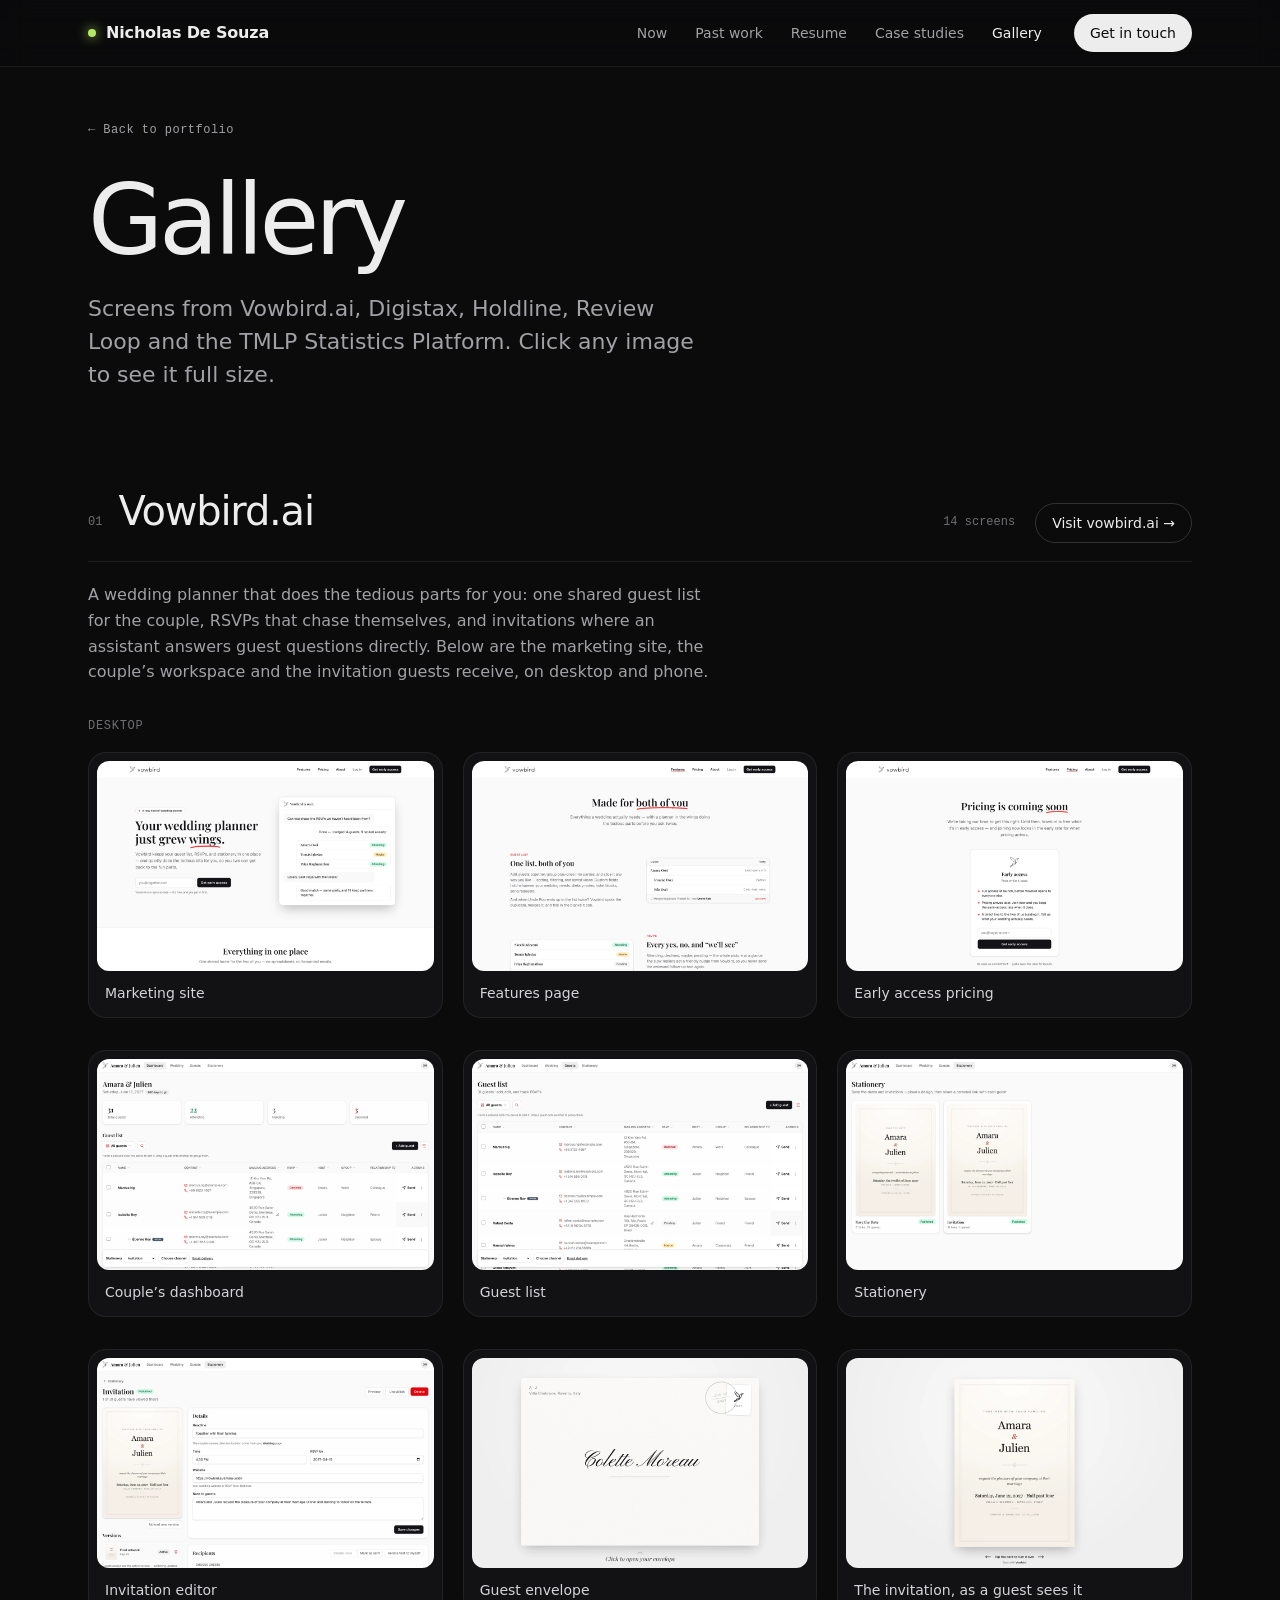
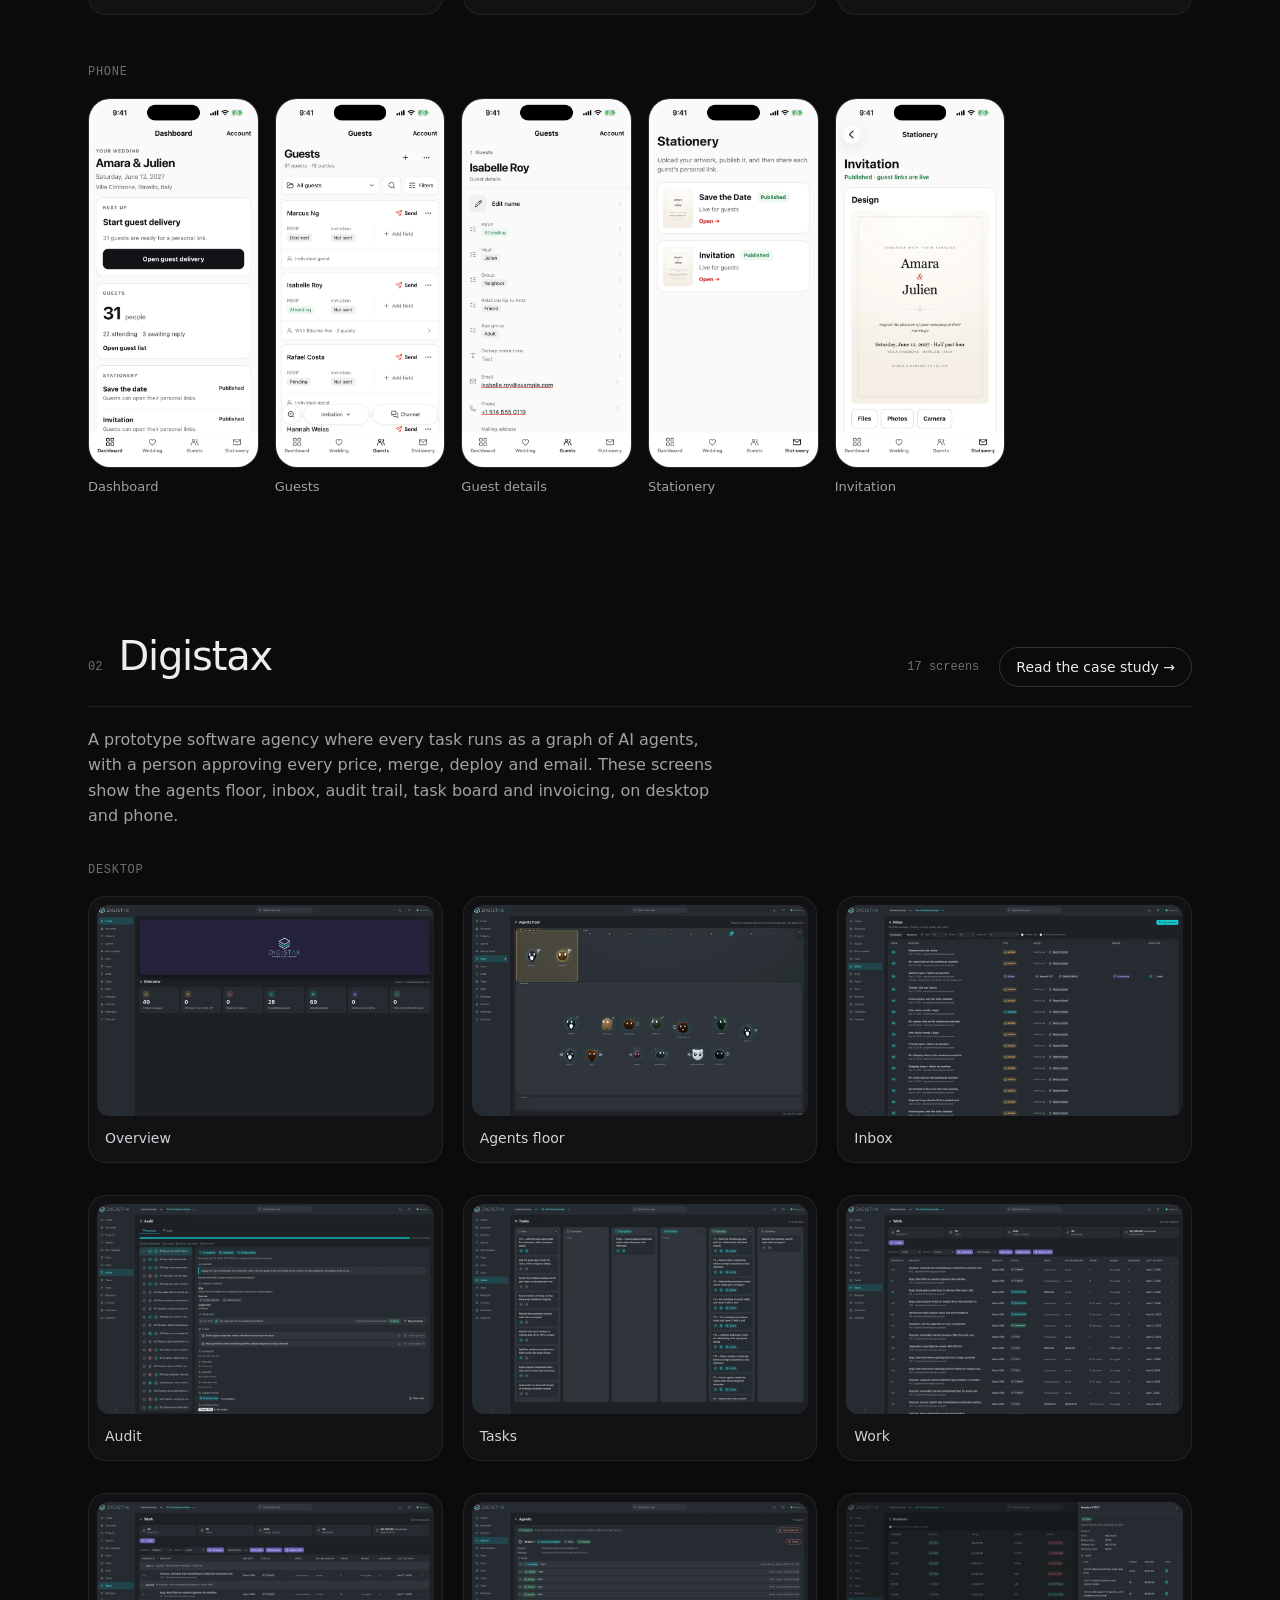
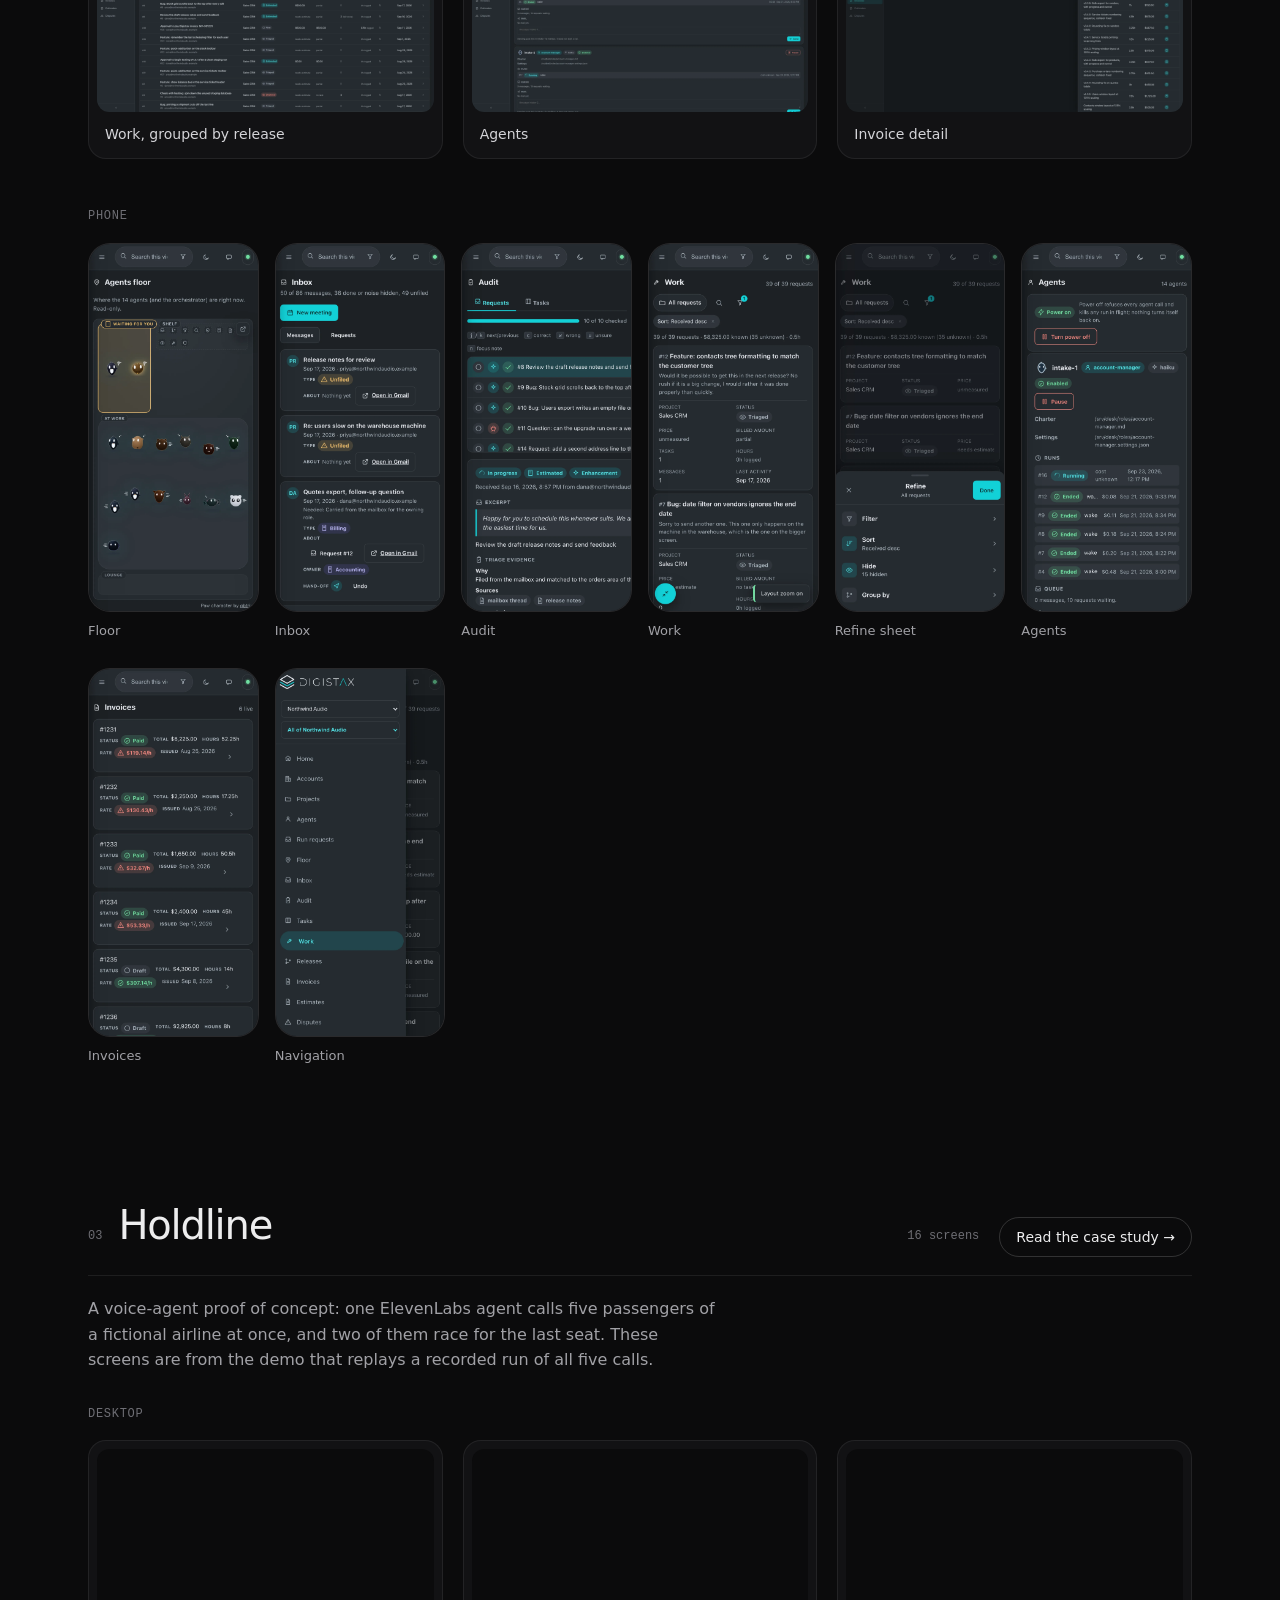
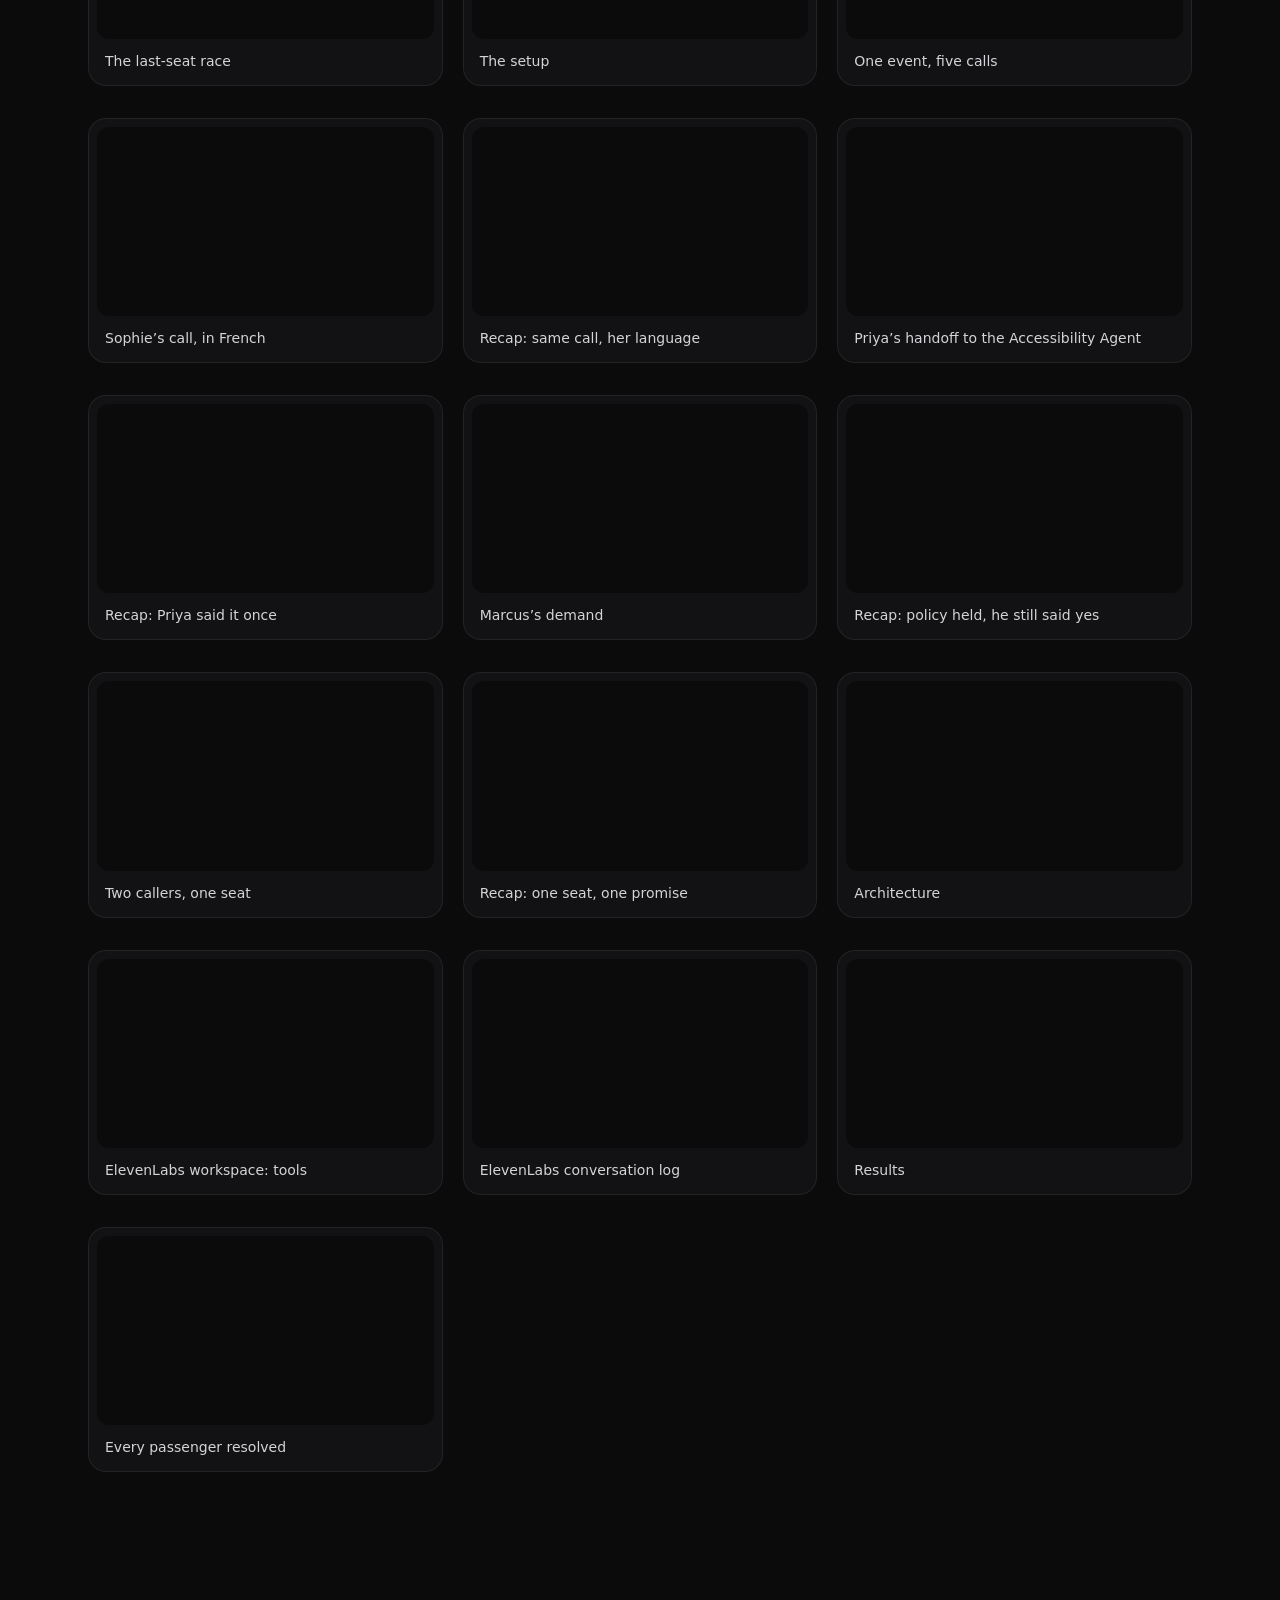
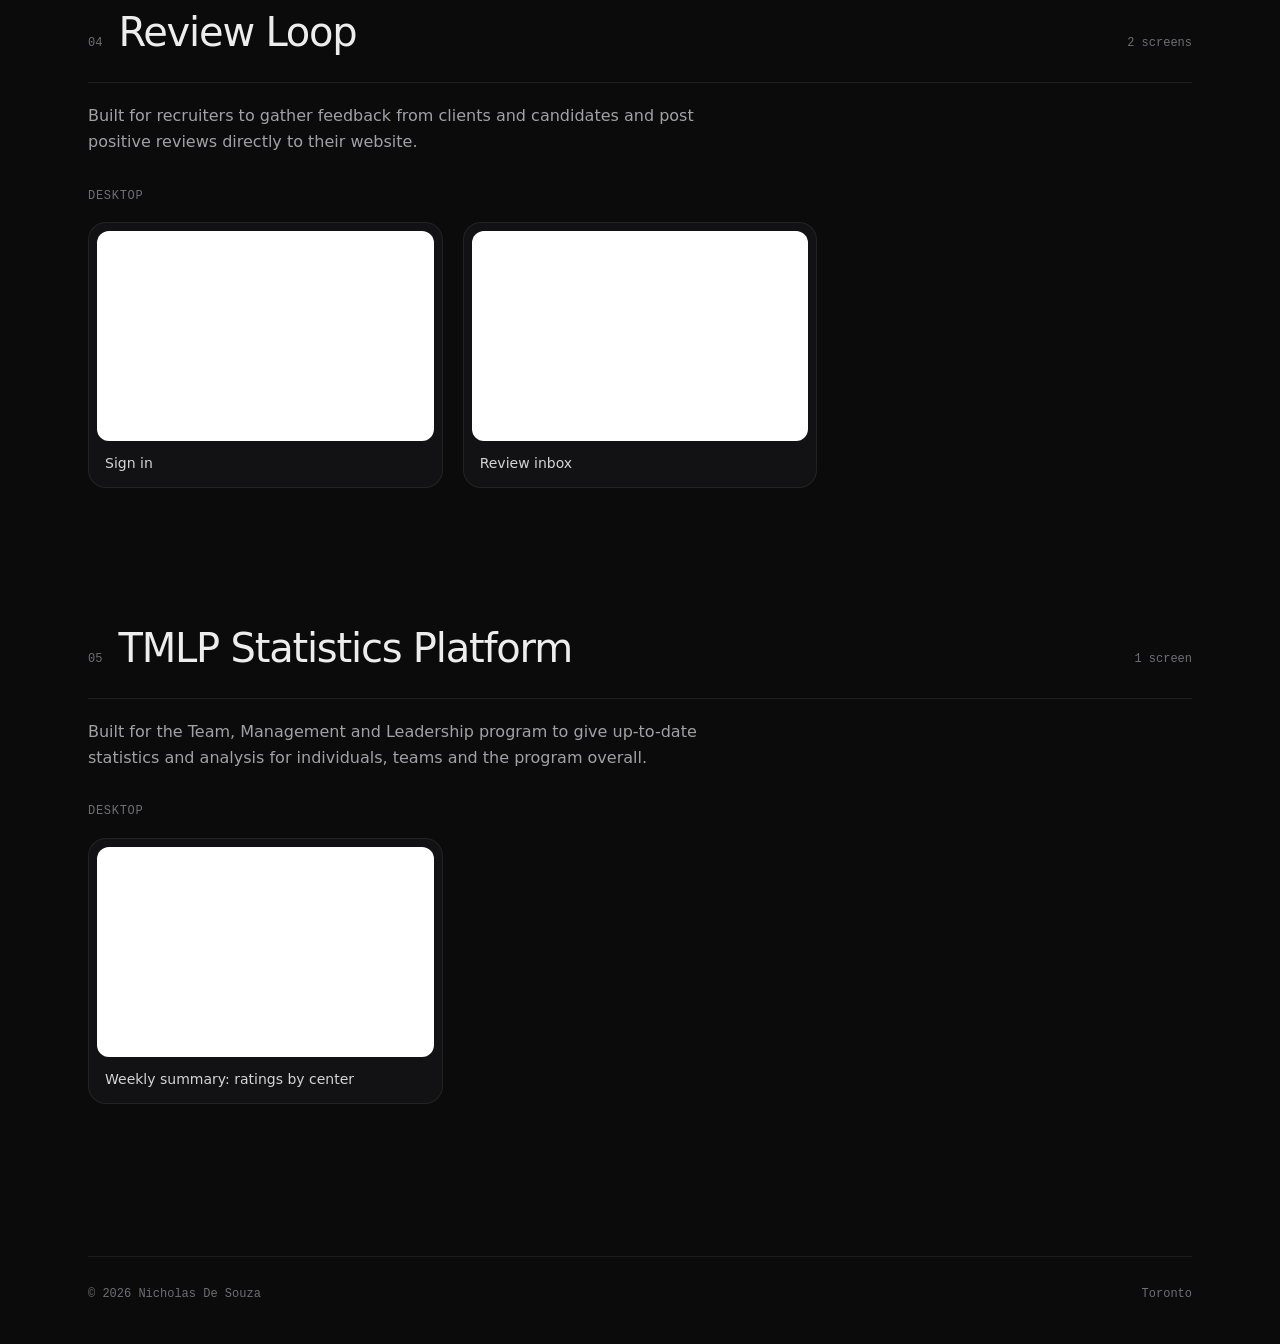
<file: site/gallery.html>
<!DOCTYPE html>
<html lang="en">
<head>
<meta charset="utf-8">
<meta name="viewport" content="width=device-width, initial-scale=1">
<meta http-equiv="Content-Security-Policy" content="default-src 'self'; script-src 'self'; style-src 'self' https://fonts.googleapis.com; font-src https://fonts.gstatic.com; img-src 'self' data:; connect-src https://formspree.io; form-action 'self' https://formspree.io; base-uri 'self'; object-src 'none'; upgrade-insecure-requests">
<meta name="referrer" content="strict-origin-when-cross-origin">
<title>Product screenshot gallery — Nicholas De Souza</title>
<meta name="description" content="Product screenshots from Vowbird.ai, the Digistax agent workspace, the Holdline voice-agent demo, Review Loop and the TMLP Statistics Platform.">
<meta name="theme-color" content="#0b0b0c">
<meta property="og:type" content="website">
<meta property="og:title" content="Product screenshot gallery — Nicholas De Souza">
<meta property="og:description" content="Product screenshots from Vowbird.ai, the Digistax agent workspace, the Holdline voice-agent demo, Review Loop and the TMLP Statistics Platform.">
<link rel="canonical" href="https://nicholasdesouza.com/gallery">
<meta property="og:url" content="https://nicholasdesouza.com/gallery">
<meta property="og:site_name" content="Nicholas De Souza">
<meta property="og:image" content="https://nicholasdesouza.com/assets/og/gallery.jpg">
<meta property="og:image:width" content="1200">
<meta property="og:image:height" content="630">
<meta name="twitter:card" content="summary_large_image">
<link rel="icon" href="favicon.ico" sizes="32x32">
<link rel="icon" href="favicon.svg" type="image/svg+xml">
<link rel="apple-touch-icon" href="apple-touch-icon.png">
<link rel="preconnect" href="https://fonts.googleapis.com">
<link rel="preconnect" href="https://fonts.gstatic.com" crossorigin>
<link rel="stylesheet" href="https://fonts.googleapis.com/css2?family=Geist:wght@300..700&family=Geist+Mono:wght@400;500&display=swap">
<link rel="stylesheet" href="styles.css?v=dev">
<script src="main.js?v=dev" defer></script>
</head>
<body class="page-gallery">
<nav class="nav">
  <div class="nav-inner">
    <a class="brand" href="./"><span class="brand-dot"></span>Nicholas De Souza</a>
    <div class="nav-links">
      <a href="./#now">Now</a>
      <a href="./#past">Past work</a>
      <a href="./#resume">Resume</a>
      <a href="/case-studies">Case studies</a>
      <a href="gallery" aria-current="page">Gallery</a>
    </div>
    <button type="button" class="btn btn-sm btn-light" data-open-form>Get in touch</button>
    <button type="button" class="menu-btn" aria-expanded="false" aria-controls="nav-menu">Menu</button>
  </div>
  <div class="nav-menu" id="nav-menu" hidden>
    <a href="./#now">Now</a>
    <a href="./#past">Past work</a>
    <a href="./#resume">Resume</a>
    <a href="/case-studies">Case studies</a>
    <a href="gallery">Gallery</a>
    <button type="button" class="btn btn-lime" data-open-form>Get in touch</button>
  </div>
</nav>

<main class="wrap">
  <header class="page-head">
    <a class="back mono" href="./#now">← Back to portfolio</a>
    <h1 class="gallery-title">Gallery</h1>
    <p class="gallery-intro">Screens from Vowbird.ai, Digistax, Holdline, Review Loop and the TMLP Statistics Platform. Click any image to see it full size.</p>
  </header>

  <div class="section">
    <div class="galleries">
      <section aria-labelledby="g1">
        <div class="sec-head g-head">
          <div class="g-head-title"><span class="mono g-num">01</span><h2 id="g1">Vowbird.ai</h2></div>
          <div class="g-head-meta"><span class="mono">14 screens</span>
          <a class="btn btn-outline" href="https://vowbird.ai" target="_blank" rel="noopener">Visit vowbird.ai →</a>
          </div>
        </div>
        <p class="g-desc">A wedding planner that does the tedious parts for you: one shared guest list for the couple, RSVPs that chase themselves, and invitations where an assistant answers guest questions directly. Below are the marketing site, the couple’s workspace and the invitation guests receive, on desktop and phone.</p>
        <div class="mono caps g-label">Desktop</div>
        <div class="g-desktop">
          <button type="button" class="thumb" data-lightbox><span class="thumb-img"><img src="assets/vowbird/home.webp" alt="Marketing site" loading="lazy"></span><span class="thumb-cap">Marketing site</span></button>
          <button type="button" class="thumb" data-lightbox><span class="thumb-img"><img src="assets/vowbird/features.webp" alt="Features page" loading="lazy"></span><span class="thumb-cap">Features page</span></button>
          <button type="button" class="thumb" data-lightbox><span class="thumb-img"><img src="assets/vowbird/pricing.webp" alt="Early access pricing" loading="lazy"></span><span class="thumb-cap">Early access pricing</span></button>
          <button type="button" class="thumb" data-lightbox><span class="thumb-img"><img src="assets/vowbird/dashboard.webp" alt="Couple’s dashboard" loading="lazy"></span><span class="thumb-cap">Couple’s dashboard</span></button>
          <button type="button" class="thumb" data-lightbox><span class="thumb-img"><img src="assets/vowbird/guests.webp" alt="Guest list" loading="lazy"></span><span class="thumb-cap">Guest list</span></button>
          <button type="button" class="thumb" data-lightbox><span class="thumb-img"><img src="assets/vowbird/stationery.webp" alt="Stationery" loading="lazy"></span><span class="thumb-cap">Stationery</span></button>
          <button type="button" class="thumb" data-lightbox><span class="thumb-img"><img src="assets/vowbird/editor.webp" alt="Invitation editor" loading="lazy"></span><span class="thumb-cap">Invitation editor</span></button>
          <button type="button" class="thumb" data-lightbox><span class="thumb-img"><img src="assets/vowbird/envelope.webp" alt="Guest envelope" loading="lazy"></span><span class="thumb-cap">Guest envelope</span></button>
          <button type="button" class="thumb" data-lightbox><span class="thumb-img"><img src="assets/vowbird/invitation.webp" alt="The invitation, as a guest sees it" loading="lazy"></span><span class="thumb-cap">The invitation, as a guest sees it</span></button>
        </div>
        <div class="mono caps g-label g-label-phone">Phone</div>
        <div class="g-phone">
          <button type="button" class="thumb-phone" data-lightbox><span class="phone-frame"><img src="assets/vowbird/m-dashboard.webp" alt="Dashboard" loading="lazy"></span><span class="thumb-cap">Dashboard</span></button>
          <button type="button" class="thumb-phone" data-lightbox><span class="phone-frame"><img src="assets/vowbird/m-guests.webp" alt="Guests" loading="lazy"></span><span class="thumb-cap">Guests</span></button>
          <button type="button" class="thumb-phone" data-lightbox><span class="phone-frame"><img src="assets/vowbird/m-guest.webp" alt="Guest details" loading="lazy"></span><span class="thumb-cap">Guest details</span></button>
          <button type="button" class="thumb-phone" data-lightbox><span class="phone-frame"><img src="assets/vowbird/m-stationery.webp" alt="Stationery" loading="lazy"></span><span class="thumb-cap">Stationery</span></button>
          <button type="button" class="thumb-phone" data-lightbox><span class="phone-frame"><img src="assets/vowbird/m-invitation.webp" alt="Invitation" loading="lazy"></span><span class="thumb-cap">Invitation</span></button>
        </div>
      </section>
      <section aria-labelledby="g2">
        <div class="sec-head g-head">
          <div class="g-head-title"><span class="mono g-num">02</span><h2 id="g2">Digistax</h2></div>
          <div class="g-head-meta"><span class="mono">17 screens</span>
          <a class="btn btn-outline" href="/case-studies/digistax">Read the case study →</a>
          </div>
        </div>
        <p class="g-desc">A prototype software agency where every task runs as a graph of AI agents, with a person approving every price, merge, deploy and email. These screens show the agents floor, inbox, audit trail, task board and invoicing, on desktop and phone.</p>
        <div class="mono caps g-label">Desktop</div>
        <div class="g-desktop">
          <button type="button" class="thumb" data-lightbox><span class="thumb-img"><img src="assets/digistax/home.webp" alt="Overview" loading="lazy"></span><span class="thumb-cap">Overview</span></button>
          <button type="button" class="thumb" data-lightbox><span class="thumb-img"><img src="assets/digistax/floor.webp" alt="Agents floor" loading="lazy"></span><span class="thumb-cap">Agents floor</span></button>
          <button type="button" class="thumb" data-lightbox><span class="thumb-img"><img src="assets/digistax/inbox.webp" alt="Inbox" loading="lazy"></span><span class="thumb-cap">Inbox</span></button>
          <button type="button" class="thumb" data-lightbox><span class="thumb-img"><img src="assets/digistax/audit.webp" alt="Audit" loading="lazy"></span><span class="thumb-cap">Audit</span></button>
          <button type="button" class="thumb" data-lightbox><span class="thumb-img"><img src="assets/digistax/tasks.webp" alt="Tasks" loading="lazy"></span><span class="thumb-cap">Tasks</span></button>
          <button type="button" class="thumb" data-lightbox><span class="thumb-img"><img src="assets/digistax/work.webp" alt="Work" loading="lazy"></span><span class="thumb-cap">Work</span></button>
          <button type="button" class="thumb" data-lightbox><span class="thumb-img"><img src="assets/digistax/work-release.webp" alt="Work, grouped by release" loading="lazy"></span><span class="thumb-cap">Work, grouped by release</span></button>
          <button type="button" class="thumb" data-lightbox><span class="thumb-img"><img src="assets/digistax/agents.webp" alt="Agents" loading="lazy"></span><span class="thumb-cap">Agents</span></button>
          <button type="button" class="thumb" data-lightbox><span class="thumb-img"><img src="assets/digistax/invoice.webp" alt="Invoice detail" loading="lazy"></span><span class="thumb-cap">Invoice detail</span></button>
        </div>
        <div class="mono caps g-label g-label-phone">Phone</div>
        <div class="g-phone">
          <button type="button" class="thumb-phone" data-lightbox><span class="phone-frame"><img src="assets/digistax/m-floor.webp" alt="Floor" loading="lazy"></span><span class="thumb-cap">Floor</span></button>
          <button type="button" class="thumb-phone" data-lightbox><span class="phone-frame"><img src="assets/digistax/m-inbox.webp" alt="Inbox" loading="lazy"></span><span class="thumb-cap">Inbox</span></button>
          <button type="button" class="thumb-phone" data-lightbox><span class="phone-frame"><img src="assets/digistax/m-audit.webp" alt="Audit" loading="lazy"></span><span class="thumb-cap">Audit</span></button>
          <button type="button" class="thumb-phone" data-lightbox><span class="phone-frame"><img src="assets/digistax/m-work.webp" alt="Work" loading="lazy"></span><span class="thumb-cap">Work</span></button>
          <button type="button" class="thumb-phone" data-lightbox><span class="phone-frame"><img src="assets/digistax/m-refine.webp" alt="Refine sheet" loading="lazy"></span><span class="thumb-cap">Refine sheet</span></button>
          <button type="button" class="thumb-phone" data-lightbox><span class="phone-frame"><img src="assets/digistax/m-agents.webp" alt="Agents" loading="lazy"></span><span class="thumb-cap">Agents</span></button>
          <button type="button" class="thumb-phone" data-lightbox><span class="phone-frame"><img src="assets/digistax/m-invoices.webp" alt="Invoices" loading="lazy"></span><span class="thumb-cap">Invoices</span></button>
          <button type="button" class="thumb-phone" data-lightbox><span class="phone-frame"><img src="assets/digistax/m-nav.webp" alt="Navigation" loading="lazy"></span><span class="thumb-cap">Navigation</span></button>
        </div>
      </section>
      <section aria-labelledby="g3">
        <div class="sec-head g-head">
          <div class="g-head-title"><span class="mono g-num">03</span><h2 id="g3">Holdline</h2></div>
          <div class="g-head-meta"><span class="mono">16 screens</span>
          <a class="btn btn-outline" href="/case-studies/holdline">Read the case study →</a>
          </div>
        </div>
        <p class="g-desc">A voice-agent proof of concept: one ElevenLabs agent calls five passengers of a fictional airline at once, and two of them race for the last seat. These screens are from the demo that replays a recorded run of all five calls.</p>
        <div class="mono caps g-label">Desktop</div>
        <div class="g-desktop">
          <button type="button" class="thumb" data-lightbox><span class="thumb-img t169"><img src="assets/holdline/race.webp" alt="The last-seat race" loading="lazy"></span><span class="thumb-cap">The last-seat race</span></button>
          <button type="button" class="thumb" data-lightbox><span class="thumb-img t169"><img src="assets/holdline/stakes.webp" alt="The setup" loading="lazy"></span><span class="thumb-cap">The setup</span></button>
          <button type="button" class="thumb" data-lightbox><span class="thumb-img t169"><img src="assets/holdline/outreach.webp" alt="One event, five calls" loading="lazy"></span><span class="thumb-cap">One event, five calls</span></button>
          <button type="button" class="thumb" data-lightbox><span class="thumb-img t169"><img src="assets/holdline/sophie-live.webp" alt="Sophie’s call, in French" loading="lazy"></span><span class="thumb-cap">Sophie’s call, in French</span></button>
          <button type="button" class="thumb" data-lightbox><span class="thumb-img t169"><img src="assets/holdline/sophie-recap.webp" alt="Recap: same call, her language" loading="lazy"></span><span class="thumb-cap">Recap: same call, her language</span></button>
          <button type="button" class="thumb" data-lightbox><span class="thumb-img t169"><img src="assets/holdline/priya-handoff.webp" alt="Priya’s handoff to the Accessibility Agent" loading="lazy"></span><span class="thumb-cap">Priya’s handoff to the Accessibility Agent</span></button>
          <button type="button" class="thumb" data-lightbox><span class="thumb-img t169"><img src="assets/holdline/priya-recap.webp" alt="Recap: Priya said it once" loading="lazy"></span><span class="thumb-cap">Recap: Priya said it once</span></button>
          <button type="button" class="thumb" data-lightbox><span class="thumb-img t169"><img src="assets/holdline/marcus-live.webp" alt="Marcus’s demand" loading="lazy"></span><span class="thumb-cap">Marcus’s demand</span></button>
          <button type="button" class="thumb" data-lightbox><span class="thumb-img t169"><img src="assets/holdline/marcus-recap.webp" alt="Recap: policy held, he still said yes" loading="lazy"></span><span class="thumb-cap">Recap: policy held, he still said yes</span></button>
          <button type="button" class="thumb" data-lightbox><span class="thumb-img t169"><img src="assets/holdline/race-intro.webp" alt="Two callers, one seat" loading="lazy"></span><span class="thumb-cap">Two callers, one seat</span></button>
          <button type="button" class="thumb" data-lightbox><span class="thumb-img t169"><img src="assets/holdline/race-recap.webp" alt="Recap: one seat, one promise" loading="lazy"></span><span class="thumb-cap">Recap: one seat, one promise</span></button>
          <button type="button" class="thumb" data-lightbox><span class="thumb-img t169"><img src="assets/holdline/architecture.webp" alt="Architecture" loading="lazy"></span><span class="thumb-cap">Architecture</span></button>
          <button type="button" class="thumb" data-lightbox><span class="thumb-img t169"><img src="assets/holdline/el-tools.webp" alt="ElevenLabs workspace: tools" loading="lazy"></span><span class="thumb-cap">ElevenLabs workspace: tools</span></button>
          <button type="button" class="thumb" data-lightbox><span class="thumb-img t169"><img src="assets/holdline/el-conversation.webp" alt="ElevenLabs conversation log" loading="lazy"></span><span class="thumb-cap">ElevenLabs conversation log</span></button>
          <button type="button" class="thumb" data-lightbox><span class="thumb-img t169"><img src="assets/holdline/results.webp" alt="Results" loading="lazy"></span><span class="thumb-cap">Results</span></button>
          <button type="button" class="thumb" data-lightbox><span class="thumb-img t169"><img src="assets/holdline/close.webp" alt="Every passenger resolved" loading="lazy"></span><span class="thumb-cap">Every passenger resolved</span></button>
        </div>
      </section>
      <section aria-labelledby="g4">
        <div class="sec-head g-head">
          <div class="g-head-title"><span class="mono g-num">04</span><h2 id="g4">Review Loop</h2></div>
          <div class="g-head-meta"><span class="mono">2 screens</span>
          </div>
        </div>
        <p class="g-desc">Built for recruiters to gather feedback from clients and candidates and post positive reviews directly to their website.</p>
        <div class="mono caps g-label">Desktop</div>
        <div class="g-desktop">
          <button type="button" class="thumb" data-lightbox><span class="thumb-img fit"><img src="assets/past/reviewloop-signin.webp" alt="Sign in" loading="lazy"></span><span class="thumb-cap">Sign in</span></button>
          <button type="button" class="thumb" data-lightbox><span class="thumb-img fit"><img src="assets/past/reviewloop-inbox.webp" alt="Review inbox" loading="lazy"></span><span class="thumb-cap">Review inbox</span></button>
        </div>
      </section>
      <section aria-labelledby="g5">
        <div class="sec-head g-head">
          <div class="g-head-title"><span class="mono g-num">05</span><h2 id="g5">TMLP Statistics Platform</h2></div>
          <div class="g-head-meta"><span class="mono">1 screen</span>
          </div>
        </div>
        <p class="g-desc">Built for the Team, Management and Leadership program to give up-to-date statistics and analysis for individuals, teams and the program overall.</p>
        <div class="mono caps g-label">Desktop</div>
        <div class="g-desktop">
          <button type="button" class="thumb" data-lightbox><span class="thumb-img fit"><img src="assets/past/tmlp-weekly-summary.webp" alt="Weekly summary: ratings by center" loading="lazy"></span><span class="thumb-cap">Weekly summary: ratings by center</span></button>
        </div>
      </section>
    </div>
  </div>

  <footer class="footer footer-rule mono">
    <span>© 2026 Nicholas De Souza</span><span>Toronto</span>
  </footer>
</main>
</body>
</html>
</file>
<file: site/styles.css>
:root {
  --bg: #0b0b0c;
  --panel: #121214;
  --panel-hover: #111113;
  --fg: #ededee;
  --soft: #d4d4d8;
  --muted: #a1a1a6;
  --dim: #6e6e74;
  --lime: oklch(0.87 0.17 128);
  --line: rgba(255, 255, 255, .07);
  --line-2: rgba(255, 255, 255, .08);
  --edge: rgba(255, 255, 255, .16);
  --pad-x: clamp(20px, 4vw, 48px);
  --section-gap: clamp(96px, 12vw, 152px);
  color-scheme: dark;
}

/* The case study uses brighter greys for legibility. */
.page-case {
  --muted: #bdbdc2;
  --dim: #9c9ca2;
}

*, *::before, *::after { box-sizing: border-box; }
html { scroll-behavior: smooth; }
body {
  margin: 0;
  min-height: 100vh;
  background: var(--bg);
  color: var(--fg);
  font-family: 'Geist', system-ui, sans-serif;
  font-size: 16px;
  line-height: 1.6;
  text-wrap: pretty;
  -webkit-font-smoothing: antialiased;
}
a { color: var(--fg); text-decoration: none; }
a:hover { color: var(--lime); }
::selection { background: var(--lime); color: var(--bg); }
img { display: block; }
h1, h2, h3 { font-weight: 500; margin: 0; }
p { margin: 0; }
figure { margin: 0; }
button { font-family: inherit; }
:focus-visible { outline: 2px solid var(--lime); outline-offset: 2px; }

.mono { font-family: 'Geist Mono', monospace; font-size: 12px; }
.wrap { max-width: 1200px; margin: 0 auto; padding: 0 var(--pad-x); }
.section { padding: 0 0 var(--section-gap); scroll-margin-top: 80px; }

/* ---------- Nav ---------- */
.nav {
  position: sticky; top: 0; z-index: 10;
  backdrop-filter: blur(14px); -webkit-backdrop-filter: blur(14px);
  background: rgba(11, 11, 12, .72);
  border-bottom: 1px solid var(--line);
}
.nav-inner {
  max-width: 1200px; margin: 0 auto; padding: 14px var(--pad-x);
  display: flex; align-items: center; flex-wrap: wrap;
  gap: clamp(16px, 3vw, 32px);
}
.brand {
  font-weight: 600; letter-spacing: -0.01em;
  display: flex; align-items: center; gap: 10px; margin-right: auto;
}
.brand-dot {
  width: 8px; height: 8px; border-radius: 50%;
  background: var(--lime); box-shadow: 0 0 12px var(--lime);
}
.nav-links { display: flex; flex-wrap: wrap; gap: clamp(14px, 2.4vw, 28px); font-size: 14px; }
.nav-links a { color: var(--muted); }
.nav-links a:hover, .nav-links a[aria-current] { color: var(--fg); }
.menu-btn {
  display: none; font-family: inherit; font-size: 14px; font-weight: 500;
  height: 44px; padding: 0 18px; border-radius: 999px;
  border: 1px solid var(--edge); background: transparent; color: var(--fg); cursor: pointer;
}
.nav-menu {
  display: none; padding: 8px 20px 24px; flex-direction: column;
  border-top: 1px solid var(--line);
}
.nav-menu a {
  font-size: 22px; letter-spacing: -0.02em; padding: 14px 0; border-bottom: 1px solid var(--line);
}
.nav-menu .btn { margin-top: 20px; height: 48px; font-size: 16px; justify-content: center; }
@media (max-width: 759px) {
  .nav-links, .nav-inner > [data-open-form] { display: none; }
  .menu-btn { display: block; }
  .nav-menu:not([hidden]) { display: flex; }
}

/* ---------- Buttons ---------- */
.btn {
  display: inline-flex; align-items: center;
  font-family: inherit; font-size: 14px; font-weight: 500; line-height: 1.6;
  padding: 10px 18px; border-radius: 999px; border: 0; cursor: pointer;
}
.btn-sm { padding: 8px 16px; }
.btn-md { font-size: 15px; padding: 12px 22px; }
.btn-lg { font-size: 16px; padding: 14px 22px; }
.btn-light { background: var(--fg); color: var(--bg); }
.btn-light:hover { background: var(--lime); color: var(--bg); }
.btn-lime { background: var(--lime); color: var(--bg); }
.btn-lime:hover { background: var(--fg); color: var(--bg); }
.btn-outline { background: transparent; border: 1px solid var(--edge); color: var(--fg); }
.btn-outline:hover { background: rgba(255, 255, 255, .06); color: var(--fg); }
.btn-row { display: flex; flex-wrap: wrap; gap: 12px; }

.icon-btn {
  flex: none; width: 36px; height: 36px; border-radius: 50%;
  border: 1px solid rgba(255, 255, 255, .14); background: transparent;
  color: var(--fg); cursor: pointer; font-size: 15px;
}
.icon-btn:hover { background: rgba(255, 255, 255, .08); }

/* ---------- Pills / labels ---------- */
.pill {
  padding: 4px 10px; border-radius: 999px;
  letter-spacing: 0.04em; text-transform: uppercase;
  background: rgba(255, 255, 255, .07); color: var(--soft);
}
.pill-lime { background: oklch(0.87 0.17 128 / .14); color: var(--lime); }
.eyebrow { display: flex; align-items: center; gap: 12px; color: var(--muted); }
.caps { letter-spacing: 0.06em; text-transform: uppercase; color: var(--dim); }

/* ---------- Section headings ---------- */
.sec-head {
  display: flex; align-items: baseline; justify-content: space-between; gap: 16px;
  border-bottom: 1px solid var(--line-2); padding-bottom: 18px; margin-bottom: 40px;
}
.sec-head h2 { font-size: clamp(28px, 3.2vw, 40px); letter-spacing: -0.03em; }
.sec-head .mono { color: var(--dim); }

/* ---------- Hero ---------- */
.hero {
  min-height: calc(100vh - 62px);
  padding: clamp(32px, 4vw, 48px) 0;
  display: grid;
  grid-template-columns: repeat(auto-fit, minmax(min(100%, 440px), 1fr));
  gap: 56px clamp(32px, 5vw, 80px);
  align-items: center; align-content: center;
}
.location {
  display: inline-flex; align-items: center; gap: 10px;
  padding: 6px 14px 6px 10px; border: 1px solid rgba(255, 255, 255, .1); border-radius: 999px;
  letter-spacing: 0.04em; color: var(--muted);
}
.location span { width: 6px; height: 6px; border-radius: 50%; background: var(--lime); }
.hero h1 {
  font-size: clamp(48px, 7.6vw, 104px); line-height: 0.98; letter-spacing: -0.045em; margin-top: 28px;
}
.hero h1 span { color: var(--dim); }
.hero-titles {
  font-size: 13px; letter-spacing: 0.06em; line-height: 1.7; text-transform: uppercase; color: var(--muted); margin-top: 32px;
}
.hero-lede {
  font-size: clamp(20px, 2vw, 24px); line-height: 1.45; letter-spacing: -0.01em;
  max-width: 32ch; margin-top: 18px; color: var(--soft);
}
.hero .btn-row { margin-top: 36px; }
.portrait { justify-self: center; width: 100%; max-width: 460px; position: relative; }
.portrait::before {
  content: ""; position: absolute; inset: -1px; border-radius: 28px;
  background: linear-gradient(160deg, rgba(255, 255, 255, .18), rgba(255, 255, 255, 0) 40%);
}
.portrait-frame {
  position: relative; aspect-ratio: 745 / 1024; border-radius: 28px; overflow: hidden;
  background: #141416; margin: 1px;
}
.portrait-frame img { width: 100%; height: 100%; object-fit: cover; filter: grayscale(1) contrast(1.05); }

/* ---------- Stat grid ---------- */
.stats {
  display: grid; gap: 1px;
  grid-template-columns: repeat(auto-fit, minmax(min(50% - 1px, 300px), 1fr));
  background: var(--line); border: 1px solid var(--line); border-radius: 20px; overflow: hidden;
}
.stats-3 { grid-template-columns: repeat(auto-fit, minmax(min(100%, 260px), 1fr)); }
.stat { background: var(--bg); padding: clamp(18px, 4vw, 28px) clamp(16px, 4vw, 28px) clamp(18px, 4vw, 26px); min-width: 0; }
.stats-hover .stat:hover { background: var(--panel-hover); }
.stat-num {
  font-weight: 500; font-size: clamp(32px, 4.4vw, 56px); line-height: 1; letter-spacing: -0.04em;
  font-feature-settings: 'tnum' 1;
}
.stats-3 .stat-num { font-size: clamp(40px, 4.4vw, 56px); }
.stat p { font-size: 14px; line-height: 1.5; color: var(--muted); margin-top: 14px; max-width: 30ch; }
.stats-3 .stat { padding: 28px; }
.stats-3 .stat p { font-size: 15px; max-width: none; }

/* ---------- Project cards ---------- */
.card {
  background: var(--panel); border: 1px solid var(--line); border-radius: 28px;
  padding: clamp(24px, 3.4vw, 44px);
  display: grid; grid-template-columns: repeat(auto-fit, minmax(min(100%, 380px), 1fr));
  gap: clamp(28px, 5vw, 40px) clamp(28px, 4vw, 64px); align-items: center;
}
.card + .card { margin-top: 24px; }
/* Image on the left when side by side, but text first when the card stacks on phones:
   right-to-left column order only affects the two-column layout. */
.card-flip { direction: rtl; }
.card-flip > * { direction: ltr; }
.card h3 { font-size: clamp(40px, 4.6vw, 60px); line-height: 1; letter-spacing: -0.04em; margin-top: 24px; }
/* Logos stand in for the project name headings; sized by width so they scale down on phones. */
.card .card-logo-heading { line-height: 0; }
.card-logo { display: block; max-width: 100%; height: auto; }
.card-logo-vowbird { width: clamp(150px, 16vw, 190px); }
.card-logo-digistax { width: clamp(230px, 26vw, 320px); }
.card-lede { font-size: clamp(18px, 2vw, 20px); line-height: 1.45; margin-top: 16px; max-width: 30ch; color: var(--soft); }
.card-body { font-size: 16px; line-height: 1.65; margin-top: 16px; max-width: 50ch; color: var(--muted); }
.card .btn-row { margin-top: 28px; }

.shot {
  aspect-ratio: 16 / 10; overflow: hidden; position: relative; border-radius: 16px;
  border: 1px solid rgba(255, 255, 255, .1); background: var(--bg);
  box-shadow: 0 30px 60px -30px rgba(0, 0, 0, .8);
}
.shot img { width: 100%; height: 100%; object-fit: cover; object-position: top left; }

/* ---------- Carousel ---------- */
.carousel { min-width: 0; }
.carousel-track { display: flex; height: 100%; transition: transform 700ms cubic-bezier(.2, .7, .2, 1); }
.carousel-track img { flex: 0 0 100%; }
.carousel-bar { display: flex; align-items: center; justify-content: space-between; gap: 16px; margin-top: 16px; }
.carousel-info { display: flex; align-items: center; gap: 14px; min-width: 0; }
.carousel-dots { display: flex; gap: 6px; flex: none; }
.carousel-dots button {
  width: 6px; height: 6px; padding: 0; border: 0; border-radius: 999px;
  background: rgba(255, 255, 255, .22); cursor: pointer; transition: all 300ms;
}
.carousel-dots button[aria-current="true"] { width: 22px; background: var(--fg); }
.carousel-caption { font-size: 13px; color: var(--muted); white-space: nowrap; overflow: hidden; text-overflow: ellipsis; }
.carousel-nav { display: flex; gap: 6px; flex: none; }
.carousel-nav .icon-btn { width: 44px; height: 44px; }

/* ---------- Past work ---------- */
.past-grid { display: grid; grid-template-columns: repeat(auto-fit, minmax(min(100%, 340px), 1fr)); gap: 24px; }
.past {
  background: var(--panel); border: 1px solid var(--line); border-radius: 24px;
  padding: 12px 12px 28px; transition: border-color 300ms;
}
.past:hover { border-color: rgba(255, 255, 255, .18); }
.past-logo {
  aspect-ratio: 16 / 10; border-radius: 14px; overflow: hidden; background: #e9e9e6;
  display: grid; place-items: center; padding: 12% 16%;
}
.past-logo img { max-width: 100%; max-height: 100%; object-fit: contain; mix-blend-mode: multiply; }
.past-text { padding: 24px 16px 0; }
.past-text .mono { color: var(--dim); }
.past h3 { font-size: 28px; line-height: 1.15; letter-spacing: -0.03em; margin-top: 8px; }
.past p { font-size: 15px; line-height: 1.65; margin-top: 12px; max-width: 48ch; color: var(--muted); }

/* ---------- Resume ---------- */
.resume {
  display: grid; grid-template-columns: repeat(auto-fit, minmax(min(100%, 300px), 1fr));
  gap: 48px clamp(32px, 5vw, 80px); align-items: start;
}
.resume-aside { position: sticky; top: 96px; }
@media (max-width: 759px) { .resume-aside { position: static; } }
.resume-aside h3 { font-size: clamp(30px, 3.4vw, 44px); line-height: 1.08; letter-spacing: -0.035em; max-width: 14ch; }
.resume-aside > p { font-size: 16px; line-height: 1.65; margin-top: 18px; max-width: 40ch; color: var(--muted); }
.resume-aside .btn { margin-top: 28px; }
.education { margin-top: 40px; padding-top: 24px; border-top: 1px solid var(--line-2); }
.education div { font-size: 15px; line-height: 1.6; margin-top: 10px; color: var(--soft); }
.education div span { color: var(--muted); }
.role {
  display: flex; flex-wrap: wrap;
  gap: 4px 28px; padding: 28px 0; border-bottom: 1px solid var(--line);
}
.role > .mono { flex: 0 0 120px; line-height: 28px; color: var(--dim); }
.role > div { flex: 1 1 280px; min-width: 0; }
.role-title { font-weight: 500; font-size: 20px; line-height: 28px; letter-spacing: -0.02em; }
.role-org { font-size: 15px; line-height: 24px; color: var(--lime); }
.role p { font-size: 15px; line-height: 1.65; margin-top: 10px; max-width: 56ch; color: var(--muted); }
.skills { display: flex; flex-wrap: wrap; gap: 8px; }
.expertise { margin-top: 40px; }
.expertise h4 { font-weight: 400; margin: 0 0 4px; }
.expertise-group { padding: 18px 0; border-bottom: 1px solid var(--line); }
.expertise-group:last-child { border-bottom: 0; }
.expertise-label { font-size: 15px; font-weight: 500; letter-spacing: -0.01em; margin-bottom: 12px; }
.skills span { font-size: 13px; padding: 6px 12px; border-radius: 999px; border: 1px solid rgba(255, 255, 255, .1); color: var(--soft); }

/* ---------- Contact band ---------- */
.contact {
  scroll-margin-top: 80px; margin-bottom: 24px; border-radius: 32px; border: 1px solid var(--line-2);
  background: radial-gradient(120% 140% at 0% 0%, oklch(0.87 0.17 128 / .12), transparent 55%), var(--panel);
  padding: clamp(36px, 7vw, 96px) clamp(22px, 5vw, 72px);
}
.contact h2 { font-size: clamp(40px, 6.4vw, 88px); line-height: 1; letter-spacing: -0.045em; max-width: 13ch; }
.contact .btn-row { margin-top: 40px; }
.contact .btn-outline { overflow-wrap: anywhere; }
/* Circular icon buttons for profile links (.btn is fully rounded), the same height as .btn-lg. */
.btn-row .btn-row { margin-top: 0; }
.btn-icon { width: 56px; height: 56px; padding: 0; justify-content: center; }
.btn-icon svg { width: 22px; height: 22px; fill: currentColor; }

/* ---------- Footer ---------- */
.footer {
  display: flex; justify-content: space-between; flex-wrap: wrap; gap: 12px;
  padding: 28px 0 40px; color: var(--dim);
}
.footer-rule { border-top: 1px solid var(--line); }

/* ---------- Overlays (form + lightbox) ---------- */
.overlay {
  position: fixed; inset: 0; z-index: 100;
  background: rgba(6, 6, 7, .8); backdrop-filter: blur(8px); -webkit-backdrop-filter: blur(8px);
  display: grid; place-items: center; padding: 20px; overflow-y: auto;
}
.overlay[hidden] { display: none; }
.modal {
  width: 100%; max-width: 520px; background: var(--panel);
  border: 1px solid rgba(255, 255, 255, .1); border-radius: 24px; padding: clamp(24px, 4vw, 36px);
  box-shadow: 0 40px 80px -20px rgba(0, 0, 0, .8);
  display: flex; flex-direction: column; gap: 18px;
}
.modal-head { display: flex; justify-content: space-between; align-items: flex-start; gap: 16px; }
.modal-head h3 { font-size: 28px; line-height: 1.15; letter-spacing: -0.03em; }
.modal-head p { font-size: 15px; line-height: 1.5; margin-top: 8px; color: #bdbdc2; }
.modal-body { display: flex; flex-direction: column; gap: 18px; }
.modal-body[hidden] { display: none; }
.field-row { display: grid; grid-template-columns: repeat(auto-fit, minmax(min(100%, 200px), 1fr)); gap: 14px; }
.field { display: flex; flex-direction: column; gap: 6px; font-size: 13px; color: #bdbdc2; }
.field input, .field textarea {
  font-family: inherit; font-size: 15px; padding: 12px 14px; border-radius: 12px;
  border: 1px solid rgba(255, 255, 255, .14); background: var(--bg); color: var(--fg); outline: none;
}
.field textarea { line-height: 1.5; resize: vertical; }
.field input:focus, .field textarea:focus { border-color: var(--lime); }
.modal .btn-lime { justify-content: center; margin-top: 4px; }
.modal .btn-lime:disabled { cursor: progress; opacity: .7; }
.form-error { font-size: 14px; color: oklch(0.78 0.14 25); }
.form-thanks { padding: 8px 0 4px; }
.form-thanks p { font-size: 18px; line-height: 1.5; color: var(--fg); }
.form-thanks .btn { align-self: flex-start; font-size: 15px; padding: 12px 20px; }
.hp { display: none; }

.lightbox {
  background: rgba(6, 6, 7, .92); align-content: center; overflow: hidden;
  padding: clamp(16px, 4vw, 56px); cursor: zoom-out;
}
.lightbox-stage { width: 100%; min-width: 0; display: flex; justify-content: center; }
.lightbox img {
  max-width: 100%; max-height: calc(100vh - 120px); object-fit: contain;
  border-radius: 12px; border: 1px solid rgba(255, 255, 255, .1);
  box-shadow: 0 40px 80px -20px rgba(0, 0, 0, .8);
}
.lightbox span { font-size: 14px; margin-top: 16px; padding: 0 16px; text-align: center; color: var(--soft); }
.lightbox-close {
  position: absolute; top: max(16px, env(safe-area-inset-top)); right: 16px; z-index: 1;
  width: 44px; height: 44px; background: rgba(18, 18, 20, .8);
}
/* Phones: wide screenshots are shown taller and scroll sideways inside the stage. */
.lightbox.pan { padding: 76px 0 24px; }
.lightbox.pan .lightbox-stage { justify-content: flex-start; overflow-x: auto; padding: 0 16px; -webkit-overflow-scrolling: touch; }
.lightbox.pan img { flex: none; max-width: none; max-height: none; width: auto; height: min(62vh, 560px); }
.lightbox.pan span::after { content: " · swipe to pan"; color: var(--dim); }
.zoomable { cursor: zoom-in; }
.zoomable:focus-visible { outline: 2px solid var(--lime); outline-offset: -2px; }

/* ---------- Sub-page header ---------- */
/* Same top spacing as the home hero, so sub-pages start right under the nav. */
.page-head { padding: clamp(32px, 4vw, 48px) 0 clamp(56px, 7vw, 80px); }
.back { letter-spacing: 0.04em; color: var(--muted); }
.back:hover { color: var(--fg); }

/* ---------- Case study ---------- */
.cs-tags { display: flex; flex-wrap: wrap; align-items: center; gap: 10px; margin-top: 24px; }
.cs-title { font-size: clamp(44px, 7vw, 96px); line-height: 1; letter-spacing: -0.045em; margin-top: 28px; max-width: 15ch; }
.cs-title span { color: #a8a8ae; }
.cs-intro {
  display: grid; grid-template-columns: repeat(auto-fit, minmax(min(100%, 360px), 1fr));
  gap: 24px clamp(32px, 5vw, 80px); margin-top: 40px;
}
.cs-intro p:first-child { font-size: clamp(20px, 2vw, 24px); line-height: 1.45; letter-spacing: -0.01em; max-width: 30ch; color: var(--soft); }
.cs-intro p:last-child { font-size: 16px; line-height: 1.65; max-width: 54ch; color: var(--muted); }
.cs-hero-shot { margin: 0 0 var(--section-gap); scroll-margin-top: 96px; }
.cs-hero-frame { background: var(--panel); border: 1px solid var(--line); border-radius: 28px; padding: clamp(8px, 1.2vw, 14px); }
.cs-hero-frame div { aspect-ratio: 16 / 10; overflow: hidden; border-radius: 18px; background: var(--bg); }
.cs-hero-frame img { width: 100%; height: 100%; object-fit: cover; object-position: top left; }
.cs-hero-shot figcaption { font-size: 14px; line-height: 1.55; margin: 16px 4px 0; max-width: 80ch; color: var(--muted); }
.steps { display: flex; flex-direction: column; gap: 24px; }
.step { grid-template-columns: repeat(auto-fit, minmax(min(100%, 360px), 1fr)); gap: 36px clamp(28px, 4vw, 64px); }
.step + .step { margin-top: 0; }
.step h3 { font-size: clamp(28px, 3.2vw, 40px); line-height: 1.1; letter-spacing: -0.035em; margin-top: 20px; max-width: 18ch; }
.step p { font-size: 17px; line-height: 1.65; margin-top: 16px; max-width: 48ch; color: #c8c8cc; }
.step:nth-child(even) { direction: rtl; }
.step:nth-child(even) > * { direction: ltr; }
.step figure { min-width: 0; }
.phones { display: grid; grid-template-columns: repeat(auto-fill, minmax(min(100%, 160px), 1fr)); gap: 28px 16px; }
.phones figcaption { font-size: 14px; margin-top: 10px; color: #c8c8cc; }
.sec-head-tight { margin-bottom: 32px; }
.cs-text { display: flex; flex-direction: column; gap: 16px; margin-bottom: 48px; }
.cs-text p { font-size: 17px; line-height: 1.65; color: #c8c8cc; }
.phone-frame {
  display: block; aspect-ratio: 1170 / 2532; overflow: hidden; border-radius: 22px;
  border: 1px solid rgba(255, 255, 255, .1); background: var(--panel);
}
.phone-frame img { width: 100%; height: 100%; object-fit: cover; object-position: top; }

/* Agent graphs: a vertical flow of nodes; an .ag-fan row holds agents that work in parallel.
   Connectors are drawn with pseudo-elements in the 40px gaps (the fan's bars sit halfway). */
.agraph {
  --ag-x: 50%; --ag-gap: 40px; --ag-line: rgba(255, 255, 255, .22);
  background: var(--panel); border: 1px solid var(--line); border-radius: 28px;
  padding: clamp(24px, 4vw, 48px);
}
.ag-flow { list-style: none; margin: 0; padding: 0; display: flex; flex-direction: column; align-items: center; }
.ag-flow > li { position: relative; width: 100%; }
.ag-flow > li + li { margin-top: var(--ag-gap); }
.ag-flow > li + li::before {
  content: ""; position: absolute; left: var(--ag-x); top: calc(-1 * var(--ag-gap));
  height: var(--ag-gap); border-left: 1px solid var(--ag-line);
}
.ag-flow > li + li:not(.ag-fan)::after {
  content: ""; position: absolute; left: calc(var(--ag-x) - 4px); top: -7px;
  border: 4px solid transparent; border-top: 6px solid var(--ag-line); border-bottom: 0;
}
.ag-flow > .ag-node { max-width: 560px; }
.ag-flow > .ag-fan::before { height: calc(var(--ag-gap) / 2); }
.ag-fan + li::before { top: calc(-1 * var(--ag-gap) / 2); height: calc(var(--ag-gap) / 2); }
.ag-fan ul { list-style: none; margin: 0; padding: 0; display: grid; gap: 16px; position: relative; }
.ag-fan-2 { grid-template-columns: repeat(2, 1fr); }
.ag-fan-4 { grid-template-columns: repeat(4, 1fr); }
.ag-fan ul::before, .ag-fan ul::after {
  content: ""; position: absolute; border-top: 1px solid var(--ag-line);
  left: var(--ag-bar); right: var(--ag-bar);
}
.ag-fan ul::before { top: calc(-1 * var(--ag-gap) / 2); }
.ag-fan ul::after { bottom: calc(-1 * var(--ag-gap) / 2); }
.ag-fan-2 { --ag-bar: calc(25% - 4px); }
.ag-fan-4 { --ag-bar: calc(12.5% - 6px); }
.ag-fan .ag-node { position: relative; }
.ag-fan .ag-node::before, .ag-fan .ag-node::after {
  content: ""; position: absolute; left: 50%; height: calc(var(--ag-gap) / 2 + 1px);
  border-left: 1px solid var(--ag-line);
}
.ag-fan .ag-node::before { bottom: 100%; }
.ag-fan .ag-node::after { top: 100%; }
.ag-flow > .ag-fan:last-child ul::after, .ag-flow > .ag-fan:last-child .ag-node::after { display: none; }

.sprite { position: absolute; width: 0; height: 0; overflow: hidden; }
.ag-node {
  display: block;
  background: var(--bg); border: 1px solid var(--edge); border-radius: 16px; padding: 16px 18px;
}
.ag-node > * { display: block; }
.ag-node > * + * { margin-top: 6px; }
.ag-node strong { font-weight: 500; font-size: 18px; line-height: 1.3; letter-spacing: -0.02em; }
.ag-node > span:not(.ag-kind):not(.ag-icon) { font-size: 14px; line-height: 1.55; color: var(--muted); }
.ag-kind { letter-spacing: 0.06em; text-transform: uppercase; color: var(--dim); font-size: 11px; }
.ag-orch { border-color: oklch(0.87 0.17 128 / .55); background: oklch(0.87 0.17 128 / .06); }
.ag-orch .ag-kind { color: var(--lime); }
.ag-human, .ag-gate { border-style: dashed; }
.ag-human .ag-kind, .ag-gate .ag-kind { color: var(--soft); }
.ag-node > .ag-icon {
  float: right; width: 42px; height: 42px; margin: 0 0 8px 14px; border-radius: 12px;
  display: grid; place-items: center;
  background: rgba(255, 255, 255, .04); border: 1px solid var(--line-2); color: var(--soft);
}
.ag-node > .ag-icon + * { margin-top: 0; }
.ag-icon svg, .pl-group h3 svg {
  width: 22px; height: 22px; fill: none; stroke: currentColor; stroke-width: 1.6;
  stroke-linecap: round; stroke-linejoin: round;
}
.ag-orch .ag-icon { color: var(--lime); background: oklch(0.87 0.17 128 / .1); border-color: oklch(0.87 0.17 128 / .4); }
.ag-gate .ag-icon { color: var(--lime); }
.ag-never { font-size: 13px; line-height: 1.5; color: var(--dim); }
.ag-never::before { content: "✕ "; color: oklch(0.78 0.14 25); }
.agraph figcaption { font-size: 14px; line-height: 1.55; margin-top: 32px; max-width: 80ch; color: var(--muted); }

@media (max-width: 1023px) {
  /* Narrow screens: left-aligned rail; parallel agents hang off it instead of sitting in a row. */
  .agraph { --ag-x: 20px; padding: 20px 16px; }
  .ag-flow { align-items: stretch; }
  .ag-fan ul, .ag-fan-2, .ag-fan-4 { grid-template-columns: 1fr; padding-left: 40px; }
  .ag-fan ul::after { display: none; }
  .ag-fan ul::before {
    border-top: 0; border-left: 1px solid var(--ag-line);
    left: var(--ag-x); right: auto; top: calc(-1 * var(--ag-gap) / 2); bottom: calc(-1 * var(--ag-gap) / 2);
  }
  .ag-flow > .ag-fan:last-child ul::before { bottom: 50%; }
  .ag-fan .ag-node::after { display: none; }
  .ag-fan .ag-node::before {
    left: calc(var(--ag-x) - 40px); width: calc(40px - var(--ag-x)); height: 0; bottom: auto; top: 28px;
    border-left: 0; border-top: 1px solid var(--ag-line);
  }
}

.pipeline { display: grid; grid-template-columns: repeat(auto-fit, minmax(min(100%, 240px), 1fr)); gap: 16px; }
.pl-group { background: var(--panel); border: 1px solid var(--line); border-radius: 20px; padding: 22px 22px 8px; }
.pl-group h3 { display: flex; align-items: center; gap: 10px; font-size: 12px; font-weight: 400; color: var(--lime); }
.pl-group h3 svg { width: 18px; height: 18px; }
.pl-group ol { list-style: none; margin: 12px 0 0; padding: 0; }
.pl-group li { display: flex; flex-direction: column; gap: 4px; padding: 14px 0; border-top: 1px solid var(--line); }
.pl-group strong { font-weight: 500; font-size: 17px; letter-spacing: -0.01em; }
.pl-group span { font-size: 14px; line-height: 1.5; color: var(--muted); }

.roster { display: grid; grid-template-columns: repeat(auto-fill, minmax(min(100%, 300px), 1fr)); gap: 16px; }
.role-agent {
  display: flex; flex-direction: column; gap: 10px;
  background: var(--panel); border: 1px solid var(--line); border-radius: 20px; padding: 22px;
}
.role-agent > div { display: flex; align-items: center; justify-content: space-between; gap: 12px; }
.role-agent h3 { font-size: 19px; line-height: 1.3; letter-spacing: -0.02em; }
.role-agent .pill { font-family: 'Geist Mono', monospace; font-size: 11px; flex: none; }
.role-agent p { font-size: 15px; line-height: 1.6; color: var(--muted); }
.role-agent .ag-never { font-size: 14px; margin-top: auto; }

.principles { display: grid; grid-template-columns: repeat(auto-fit, minmax(min(100%, 340px), 1fr)); gap: 40px clamp(32px, 5vw, 64px); }
.principles h3 { font-size: 22px; line-height: 1.25; letter-spacing: -0.025em; }
.principles p { font-size: 16px; line-height: 1.65; margin-top: 10px; color: var(--muted); }

/* ---------- Case studies index ---------- */
.card .cs-card-title { font-size: clamp(30px, 3.4vw, 44px); line-height: 1.08; letter-spacing: -0.035em; max-width: 16ch; }
.cs-card-title span { color: #a8a8ae; }
.cs-card-facts { list-style: none; display: flex; flex-wrap: wrap; gap: 8px 24px; margin: 24px 0 0; padding: 0; color: var(--muted); }
.cs-card-facts strong { font-family: 'Geist', system-ui, sans-serif; font-size: 20px; font-weight: 500; margin-right: 6px; color: var(--fg); }

/* ---------- Holdline case study ---------- */
.page-case code {
  font-family: 'Geist Mono', monospace; font-size: 0.86em;
  padding: 1px 6px; border-radius: 6px; background: rgba(255, 255, 255, .07); color: var(--fg);
}
.shot-169, .hl-frame div, .hl-pair .shot, .hl-wide .shot { aspect-ratio: 16 / 9; }
.hl-pair { display: grid; grid-template-columns: repeat(auto-fit, minmax(min(100%, 380px), 1fr)); gap: 32px 24px; margin-top: 48px; }
.hl-pair figure, .hl-wide { min-width: 0; }
.hl-frame iframe { display: block; width: 100%; height: 100%; border: 0; }
.cs-hero-shot figcaption a { color: var(--lime); }
.hl-wide.hl-lead { margin: 0 0 32px; }
.hl-wide { margin-top: 48px; }
.hl-pair figcaption, .hl-wide figcaption { font-size: 14px; line-height: 1.55; margin: 14px 4px 0; color: var(--muted); }
.roster + .hl-pair { margin-top: 64px; }
.role-agent .hl-uses { font-family: 'Geist Mono', monospace; font-size: 12px; line-height: 1.6; margin-top: auto; color: var(--dim); }
.hl-uses::before { content: "Uses · "; color: var(--lime); }
.hl-ok { color: var(--lime); }
.hl-warn { color: oklch(0.8 0.14 70); }
.hl-verdict { display: flex; flex-direction: column; gap: 20px; margin: 48px 0 0; }
.hl-verdict div { display: grid; grid-template-columns: 96px 1fr; gap: 6px 24px; padding-left: 20px; border-left: 1px solid var(--edge); }
.hl-verdict dt { line-height: 27px; }
.hl-verdict dd { margin: 0; font-size: 17px; line-height: 1.6; color: #c8c8cc; }
@media (max-width: 759px) { .hl-verdict div { grid-template-columns: 1fr; } }
.hl-log {
  list-style: none; margin: 0; padding: 22px 24px; overflow-x: auto;
  font-size: 13px; line-height: 2; white-space: nowrap; color: var(--soft);
  background: var(--panel); border: 1px solid var(--line); border-radius: 20px;
}
.hl-log b { font-weight: 500; }
.hl-log li > span:first-child { display: inline-block; width: 8ch; color: var(--dim); }
.hl-log li > span:last-child:not(:first-child) { margin-left: 2ch; color: var(--dim); }
.hl-four { grid-template-columns: repeat(auto-fill, minmax(min(100%, 420px), 1fr)); }
.hl-four .role-agent h3 { margin-right: auto; }
.hl-avatar { flex: none; width: 48px; height: 48px; border-radius: 12px; border: 1px solid var(--edge); }
/* Tile colours from the demo's call screens. */
.hl-avatar-sophie { background: #322d44; border-color: #6f5aa8; }
.hl-avatar-priya { background: #213734; border-color: #3d8a6a; }
.hl-avatar-marcus { background: #3a2d34; border-color: #9a4f55; }
.hl-avatar-maya { background: #223241; border-color: #4a6aa0; }
.hl-avatar-daniel { background: #3d322c; border-color: #8a6a3a; }
.hl-avatars { display: flex; flex: none; }
.hl-avatars .hl-avatar + .hl-avatar { margin-left: -12px; box-shadow: 0 0 0 3px var(--panel); }
@media (max-width: 759px) {
  /* Long section labels go under the heading instead of squeezing it. */
  .page-holdline .sec-head { flex-direction: column; gap: 8px; }
  .hl-log { font-size: 12px; padding: 18px; }
}
.hl-results { grid-template-columns: repeat(auto-fit, minmax(min(50% - 1px, 180px), 1fr)); }
.hl-notes { display: grid; grid-template-columns: repeat(auto-fit, minmax(min(100%, 340px), 1fr)); gap: 32px clamp(32px, 5vw, 64px); margin: 64px 0 0; }
.hl-notes dd { margin: 10px 0 0; font-size: 15px; line-height: 1.65; color: var(--muted); }

/* ---------- Gallery ---------- */
.gallery-title { font-size: clamp(52px, 7.6vw, 104px); line-height: 0.98; letter-spacing: -0.045em; margin-top: 32px; }
.gallery-intro { font-size: clamp(18px, 1.8vw, 22px); line-height: 1.5; max-width: 44ch; margin-top: 24px; color: var(--muted); }
.page-gallery .page-head { padding-bottom: clamp(56px, 7vw, 88px); }
.galleries { display: flex; flex-direction: column; gap: clamp(88px, 10vw, 128px); }
.g-head { flex-wrap: wrap; margin-bottom: 0; }
.g-head-title { display: flex; align-items: baseline; gap: 16px; }
.g-head-meta { display: flex; align-items: center; gap: 20px; flex-wrap: wrap; }
.g-head .btn { padding: 8px 16px; }
.g-desc { max-width: 62ch; margin-top: 20px; font-size: 16px; line-height: 1.6; color: var(--muted); }
.g-label { margin-top: 32px; }
.g-label-phone { margin-top: 48px; }
.g-desktop { display: grid; grid-template-columns: repeat(auto-fill, minmax(min(100%, 300px), 1fr)); gap: 32px 20px; margin-top: 16px; }
.g-phone { display: grid; grid-template-columns: repeat(auto-fill, minmax(min(100%, 150px), 1fr)); gap: 28px 16px; margin-top: 16px; }
.thumb {
  all: unset; cursor: zoom-in; display: block;
  background: var(--panel); border: 1px solid var(--line); border-radius: 18px; padding: 8px 8px 14px;
  transition: border-color 300ms;
}
.thumb:hover { border-color: rgba(255, 255, 255, .2); }
.thumb:focus-visible { outline: 2px solid var(--lime); outline-offset: 2px; }
.thumb-img { display: block; aspect-ratio: 16 / 10; overflow: hidden; border-radius: 12px; background: var(--bg); }
.thumb-img img { width: 100%; height: 100%; object-fit: cover; object-position: top left; }
.thumb-img.t169 { aspect-ratio: 16 / 9; }
.thumb-img.fit img { object-fit: contain; object-position: center; background: #fff; }
.thumb-cap { display: block; font-size: 14px; line-height: 20px; margin: 12px 8px 0; color: var(--soft); }
.thumb-phone { all: unset; cursor: zoom-in; display: block; }
.thumb-phone:focus-visible { outline: 2px solid var(--lime); outline-offset: 2px; border-radius: 22px; }
.thumb-phone .phone-frame { transition: border-color 300ms; }
.thumb-phone:hover .phone-frame { border-color: rgba(255, 255, 255, .28); }
.thumb-phone .thumb-cap { font-size: 13px; line-height: 18px; margin: 10px 0 0; color: var(--muted); }

@media (prefers-reduced-motion: reduce) {
  html { scroll-behavior: auto; }
  .carousel-track, .carousel-dots button { transition: none; }
}

/* Formerly inline styles (moved here so the Content Security Policy can forbid inline styles). */
.btn-row-spaced { margin-top: 36px; }
.cs-outcome { padding: 0 0 clamp(64px, 8vw, 96px); }
.stat-num-lime { color: var(--lime); }
.g-num { color: var(--dim); }

/* ---------- Copy page (Markdown for LLMs; built by main.js) ---------- */
.hero-meta { display: flex; flex-wrap: wrap; align-items: center; gap: 12px; }
.copy-page { position: relative; display: inline-flex; font-family: 'Geist', system-ui, sans-serif; }
.copy-page:empty { display: none; }
.cs-tags .copy-page { margin-left: auto; }
.copy-page > button {
  display: inline-flex; align-items: center; gap: 8px; height: 36px; padding: 0 14px;
  font: inherit; font-size: 13px; font-weight: 500; letter-spacing: 0; text-transform: none;
  color: var(--soft); background: transparent; border: 1px solid var(--edge); cursor: pointer;
}
.copy-page > button:hover { background: rgba(255, 255, 255, .06); color: var(--fg); }
.cp-main { border-radius: 999px 0 0 999px; }
.cp-toggle { border-radius: 0 999px 999px 0; border-left: 0 !important; padding: 0 10px !important; }
.cp-toggle[aria-expanded="true"] svg { transform: rotate(180deg); }
.cp-done { color: var(--lime) !important; }
.copy-page svg {
  width: 16px; height: 16px; flex: none; fill: none; stroke: currentColor; stroke-width: 1.7;
  stroke-linecap: round; stroke-linejoin: round; transition: transform 200ms;
}
.cp-menu {
  position: absolute; top: calc(100% + 8px); left: 0; z-index: 30;
  width: min(340px, calc(100vw - 2 * var(--pad-x))); padding: 6px;
  background: var(--panel); border: 1px solid rgba(255, 255, 255, .1); border-radius: 16px;
  box-shadow: 0 30px 60px -20px rgba(0, 0, 0, .8);
}
.copy-page-end .cp-menu { left: auto; right: 0; }
.cp-menu[hidden] { display: none; }
.cp-menu > * {
  all: unset; box-sizing: border-box; display: flex; align-items: flex-start; gap: 12px; width: 100%;
  padding: 10px 12px; border-radius: 10px; cursor: pointer; color: var(--fg);
}
.cp-menu > *:hover, .cp-menu > *:focus-visible { background: rgba(255, 255, 255, .06); color: var(--fg); }
.cp-menu > *:focus-visible { outline: 2px solid var(--lime); outline-offset: -2px; }
.cp-menu svg { width: 18px; height: 18px; margin-top: 2px; color: var(--soft); }
.cp-text { display: flex; flex-direction: column; gap: 2px; flex: 1; min-width: 0; }
.cp-title { font-size: 14px; font-weight: 500; line-height: 1.4; }
.cp-sub { font-size: 13px; line-height: 1.4; color: var(--muted); }
.cp-out svg { width: 15px; height: 15px; color: var(--dim); }
@media (max-width: 759px) {
  /* Phones: the button sits on its own line, left-aligned like the rest of the content. */
  .cs-tags .copy-page { margin-left: 0; flex-basis: 100%; }
  /* Anchor the menu to the whole row so it never runs off the right edge. */
  .hero-meta, .cs-tags { position: relative; }
  .copy-page { position: static; }
  .cp-menu, .copy-page-end .cp-menu { left: 0; right: auto; }
}
</file>
